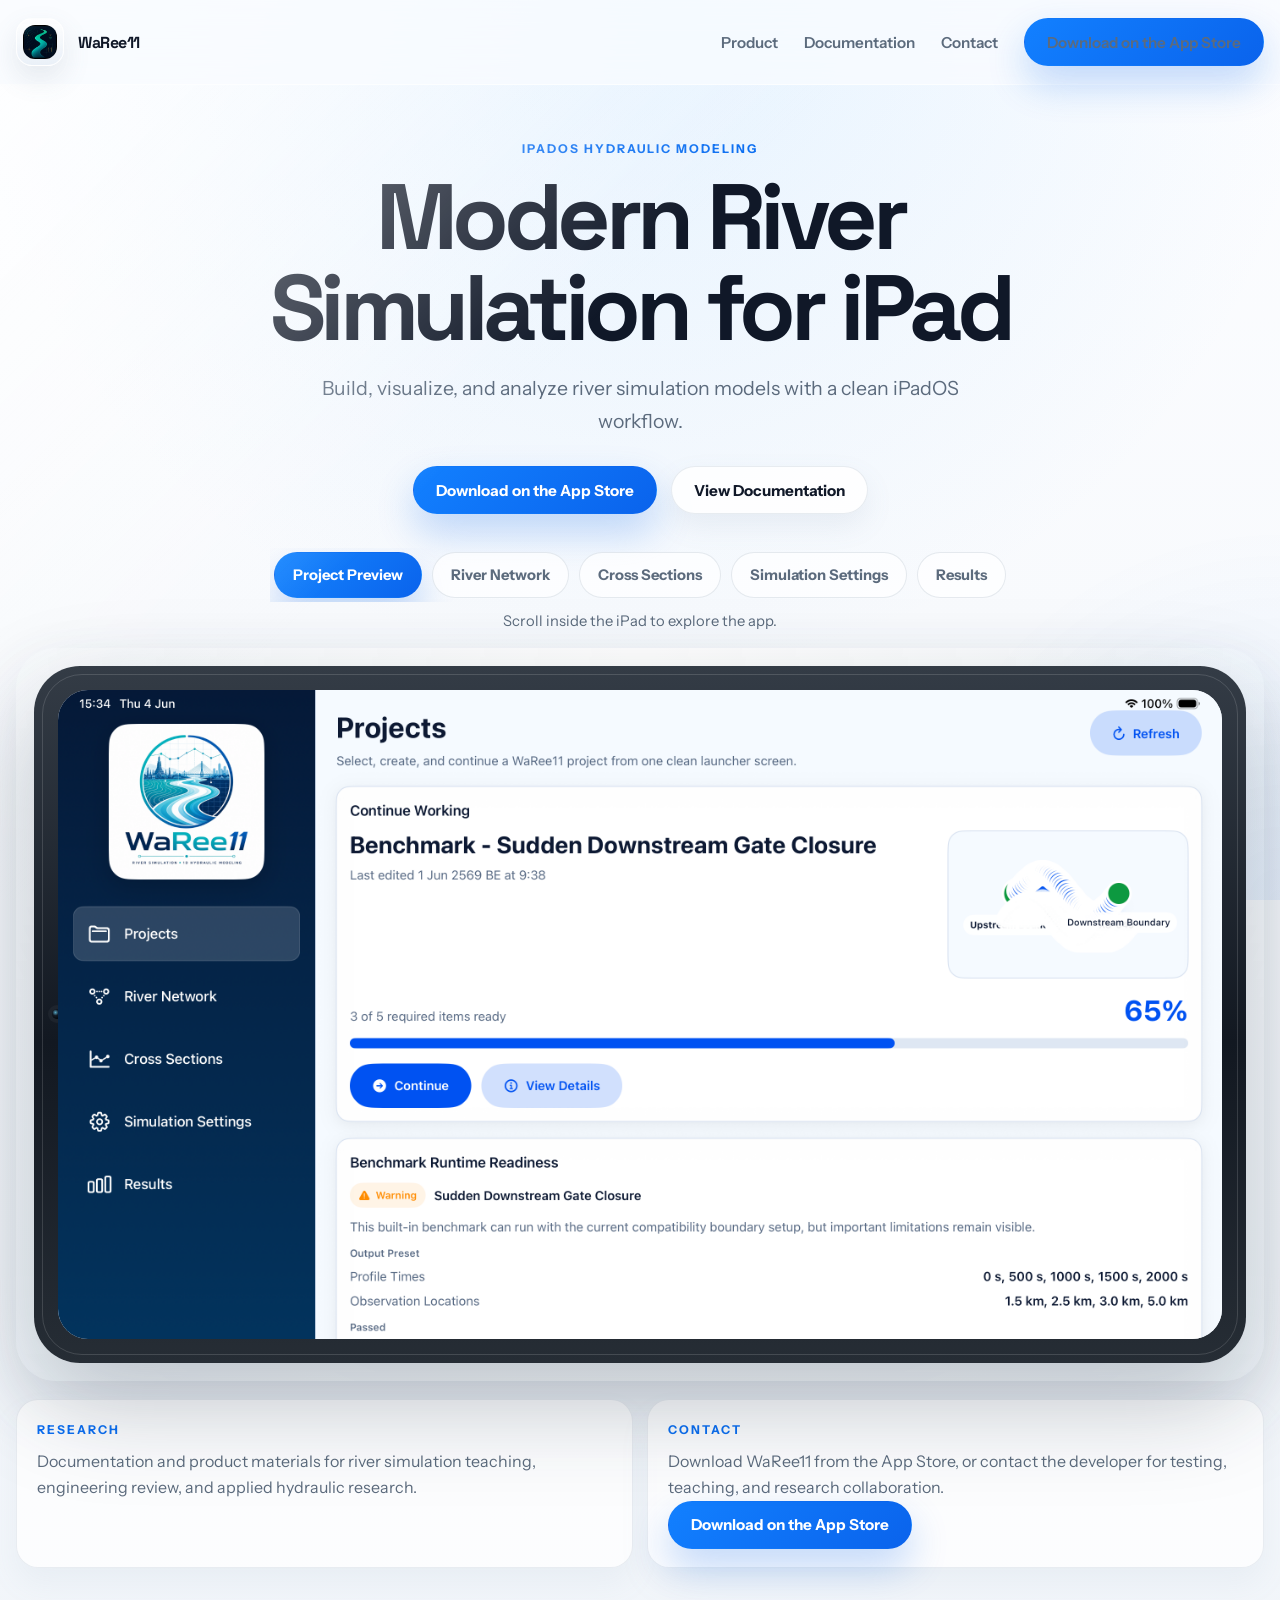
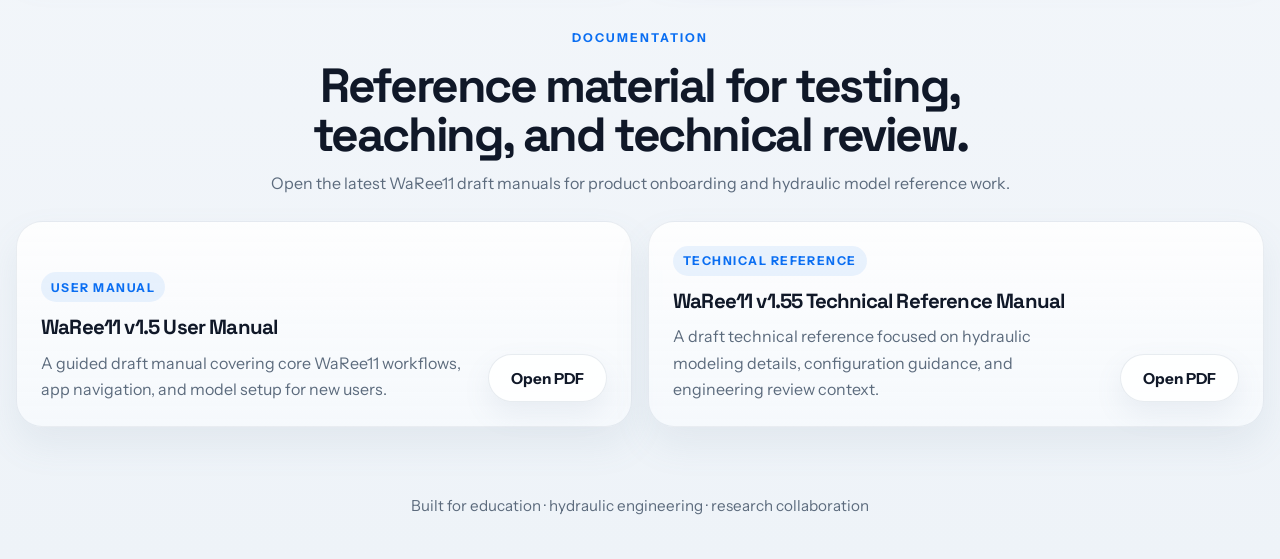
<file: index.html>
<!DOCTYPE html>
<html lang="en">
<head>
  <meta charset="UTF-8" />
  <meta name="viewport" content="width=device-width, initial-scale=1.0" />
  <title>WaRee11 | Modern River Simulation for iPad</title>
  <meta
    name="description"
    content="WaRee11 is an iPadOS hydraulic modeling experience for building, visualizing, and analyzing river simulation models."
  />
  <link rel="preconnect" href="https://fonts.googleapis.com" />
  <link rel="preconnect" href="https://fonts.gstatic.com" crossorigin />
  <link
    href="https://fonts.googleapis.com/css2?family=Instrument+Sans:wght@400;500;600;700&family=Space+Grotesk:wght@500;700&display=swap"
    rel="stylesheet"
  />
  <link rel="stylesheet" href="style.css" />
</head>
<body>
  <div class="page-shell">
    <header class="site-header">
      <div class="container header-inner">
        <a href="#top" class="brand" aria-label="WaRee11 home">
          <span class="brand-mark" aria-hidden="true">
            <img src="assets/app-icon.jpeg" alt="" class="brand-icon" />
          </span>
          <span class="brand-name">WaRee11</span>
        </a>

        <button
          class="nav-toggle"
          type="button"
          aria-expanded="false"
          aria-controls="site-nav"
          aria-label="Open navigation"
        >
          <span></span>
          <span></span>
          <span></span>
        </button>

        <nav id="site-nav" class="site-nav" aria-label="Main navigation">
          <a href="#product">Product</a>
          <a href="#documentation">Documentation</a>
          <a href="#contact">Contact</a>
          <a
            class="button button-primary nav-cta"
            href="https://apps.apple.com/us/app/waree11/id6771376904"
            target="_blank"
            rel="noopener"
          >
            Download on the App Store
          </a>
        </nav>
      </div>
    </header>

    <main id="top">
      <section id="product" class="hero">
        <div class="container hero-shell">
          <div class="hero-copy">
            <p class="hero-label">iPadOS Hydraulic Modeling</p>
            <h1>Modern River Simulation for iPad</h1>
            <p class="hero-subtitle">
              Build, visualize, and analyze river simulation models with a clean iPadOS workflow.
            </p>

            <div class="hero-actions">
              <a
                class="button button-primary"
                href="https://apps.apple.com/app/waree11/idXXXXXXXXXX"
                target="_blank"
                rel="noopener"
              >
                Download on the App Store
              </a>
              <a class="button button-secondary" href="#documentation">View Documentation</a>
            </div>
          </div>

          <div class="product-demo">
            <div class="demo-tabs-wrap">
              <div class="demo-tabs" role="tablist" aria-label="WaRee11 screenshots">
                <button
                  id="tab-project-preview"
                  class="demo-tab is-active"
                  type="button"
                  role="tab"
                  aria-selected="true"
                  aria-controls="panel-project-preview"
                  tabindex="0"
                  data-panel="project-preview"
                >
                  Project Preview
                </button>
                <button
                  id="tab-river-network"
                  class="demo-tab"
                  type="button"
                  role="tab"
                  aria-selected="false"
                  aria-controls="panel-river-network"
                  tabindex="-1"
                  data-panel="river-network"
                >
                  River Network
                </button>
                <button
                  id="tab-cross-sections"
                  class="demo-tab"
                  type="button"
                  role="tab"
                  aria-selected="false"
                  aria-controls="panel-cross-sections"
                  tabindex="-1"
                  data-panel="cross-sections"
                >
                  Cross Sections
                </button>
                <button
                  id="tab-simulation-settings"
                  class="demo-tab"
                  type="button"
                  role="tab"
                  aria-selected="false"
                  aria-controls="panel-simulation-settings"
                  tabindex="-1"
                  data-panel="simulation-settings"
                >
                  Simulation Settings
                </button>
                <button
                  id="tab-results"
                  class="demo-tab"
                  type="button"
                  role="tab"
                  aria-selected="false"
                  aria-controls="panel-results"
                  tabindex="-1"
                  data-panel="results"
                >
                  Results
                </button>
              </div>
              <p class="demo-hint">Scroll inside the iPad to explore the app.</p>
            </div>

            <div class="ipad-stage">
              <div class="ipad-device" aria-label="Interactive 13-inch iPad demo of WaRee11">
                <div class="ipad-camera" aria-hidden="true"></div>
                <div class="ipad-screen-frame">
                  <div class="ipad-screen-switcher" id="ipad-screen-switcher">
                    <section
                      id="panel-project-preview"
                      class="screen-panel is-active"
                      role="tabpanel"
                      aria-labelledby="tab-project-preview"
                      tabindex="0"
                    >
                      <div class="screen-scroll" data-scroll-panel="project-preview">
                        <img
                          src="assets/screens/project-preview.png"
                          alt="WaRee11 Project Preview screen"
                          class="screen-image"
                        />
                      </div>
                    </section>

                    <section
                      id="panel-river-network"
                      class="screen-panel"
                      role="tabpanel"
                      aria-labelledby="tab-river-network"
                      tabindex="0"
                      hidden
                    >
                      <div class="screen-scroll" data-scroll-panel="river-network">
                        <img
                          src="assets/screens/river-network.png"
                          alt="WaRee11 River Network screen"
                          class="screen-image"
                        />
                      </div>
                    </section>

                    <section
                      id="panel-cross-sections"
                      class="screen-panel"
                      role="tabpanel"
                      aria-labelledby="tab-cross-sections"
                      tabindex="0"
                      hidden
                    >
                      <div class="screen-scroll" data-scroll-panel="cross-sections">
                        <img
                          src="assets/screens/cross-sections.png"
                          alt="WaRee11 Cross Sections screen"
                          class="screen-image"
                        />
                      </div>
                    </section>

                    <section
                      id="panel-simulation-settings"
                      class="screen-panel"
                      role="tabpanel"
                      aria-labelledby="tab-simulation-settings"
                      tabindex="0"
                      hidden
                    >
                      <div class="screen-scroll" data-scroll-panel="simulation-settings">
                        <img
                          src="assets/screens/simulation-settings.png"
                          alt="WaRee11 Simulation Settings screen"
                          class="screen-image"
                        />
                      </div>
                    </section>

                    <section
                      id="panel-results"
                      class="screen-panel"
                      role="tabpanel"
                      aria-labelledby="tab-results"
                      tabindex="0"
                      hidden
                    >
                      <div class="screen-scroll" data-scroll-panel="results">
                        <img
                          src="assets/screens/results.png"
                          alt="WaRee11 Results screen"
                          class="screen-image"
                        />
                      </div>
                    </section>
                  </div>
                </div>
              </div>
            </div>

            <div class="info-strip">
              <div id="research" class="info-card">
                <span class="info-label">Research</span>
                <p>Documentation and product materials for river simulation teaching, engineering review, and applied hydraulic research.</p>
              </div>
              <div id="contact" class="info-card">
                <span class="info-label">Contact</span>
                <p>Download WaRee11 from the App Store, or contact the developer for testing, teaching, and research collaboration.</p>
                <a
                  class="button button-primary"
                  href="https://apps.apple.com/app/waree11/idXXXXXXXXXX"
                  target="_blank"
                  rel="noopener"
                >
                  Download on the App Store
                </a>
              </div>
            </div>
          </div>
        </div>
      </section>

      <section id="documentation" class="documentation-section">
        <div class="container">
          <div class="documentation-header">
            <p class="hero-label">Documentation</p>
            <h2>Reference material for testing, teaching, and technical review.</h2>
            <p class="documentation-copy">
              Open the latest WaRee11 draft manuals for product onboarding and hydraulic model reference work.
            </p>
          </div>

          <div class="documentation-grid">
            <article class="doc-card">
              <div class="doc-card-copy">
                <span class="doc-kicker">User Manual</span>
                <h3>WaRee11 v1.5 User Manual</h3>
                <p>
                  A guided draft manual covering core WaRee11 workflows, app navigation, and model setup for new users.
                </p>
              </div>
              <a
                class="button button-secondary doc-button"
                href="assets/docs/WaRee11_v1_5_User_Manual_Draft.pdf"
                target="_blank"
                rel="noopener"
              >
                Open PDF
              </a>
            </article>

            <article class="doc-card">
              <div class="doc-card-copy">
                <span class="doc-kicker">Technical Reference</span>
                <h3>WaRee11 v1.55 Technical Reference Manual</h3>
                <p>
                  A draft technical reference focused on hydraulic modeling details, configuration guidance, and engineering review context.
                </p>
              </div>
              <a
                class="button button-secondary doc-button"
                href="assets/docs/WaRee11_v1_55_Reference_Draft.pdf"
                target="_blank"
                rel="noopener"
              >
                Open PDF
              </a>
            </article>
          </div>
        </div>
      </section>
    </main>

    <footer class="site-footer">
      <div class="container footer-inner">
        <p>Built for education · hydraulic engineering · research collaboration</p>
      </div>
    </footer>
  </div>

  <script src="script.js"></script>
</body>
</html>
</file>
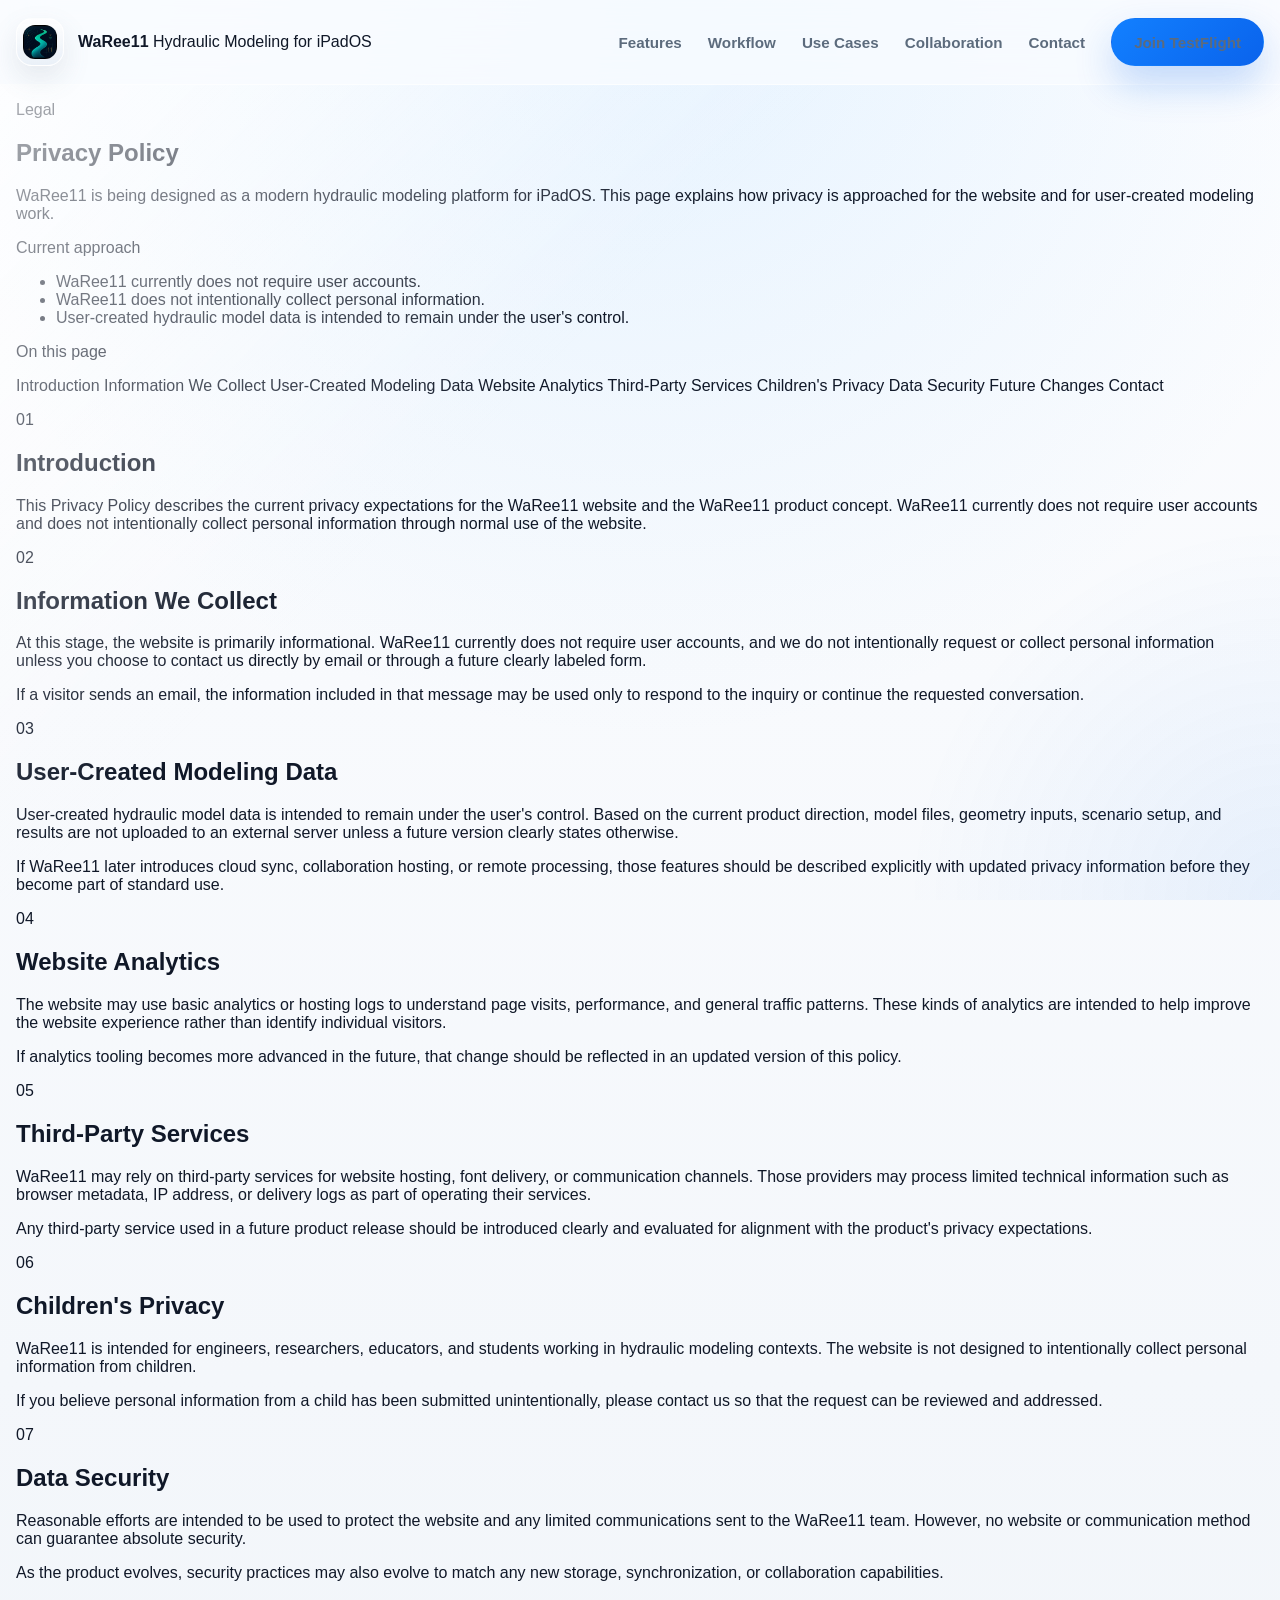
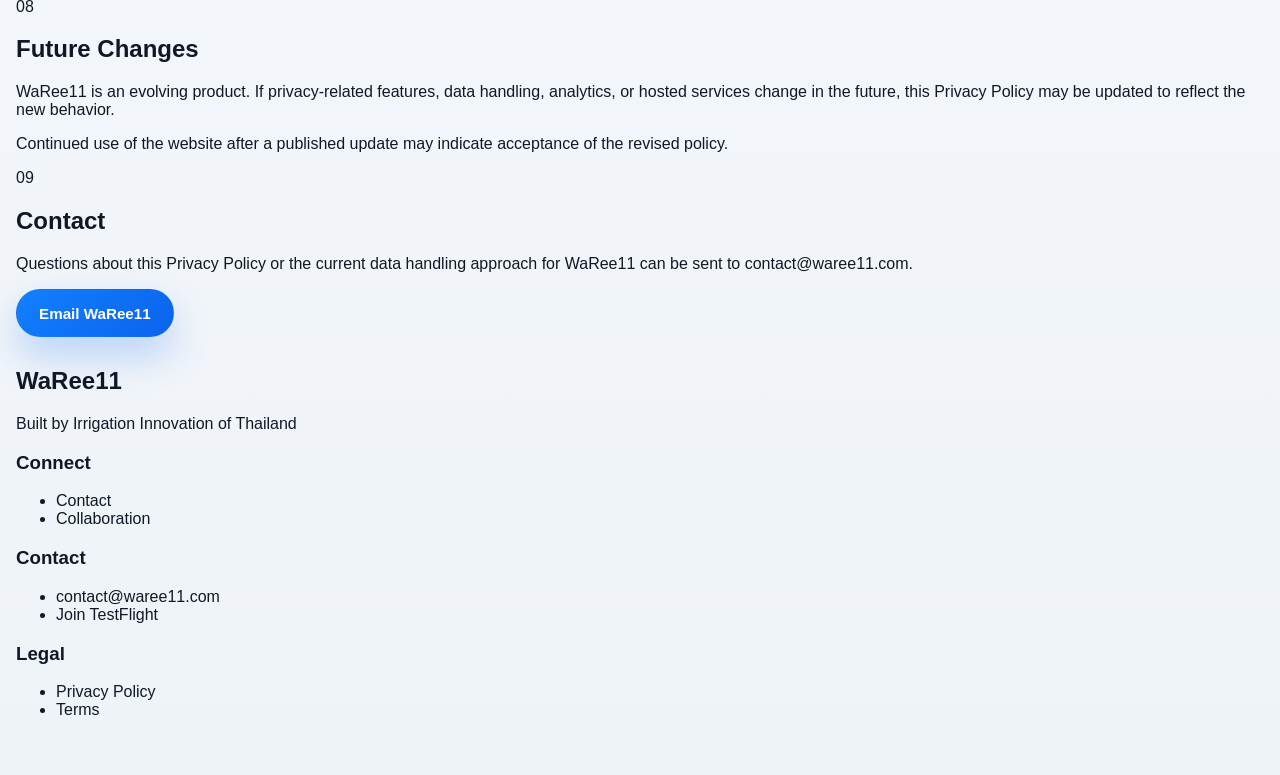
<file: privacy.html>
<!DOCTYPE html>
<html lang="en">
<head>
  <meta charset="UTF-8" />
  <meta name="viewport" content="width=device-width, initial-scale=1.0" />
  <title>WaRee11 | Privacy Policy</title>
  <meta
    name="description"
    content="Privacy Policy for WaRee11, the iPadOS hydraulic modeling platform for river simulation and engineering workflows."
  />
  <link rel="preconnect" href="https://fonts.googleapis.com" />
  <link rel="preconnect" href="https://fonts.gstatic.com" crossorigin />
  <link
    href="https://fonts.googleapis.com/css2?family=Manrope:wght@400;500;600;700;800&family=Sora:wght@500;600;700&display=swap"
    rel="stylesheet"
  />
  <link rel="stylesheet" href="style.css" />
</head>
<body>
  <div class="page-shell">
    <header class="site-header">
      <div class="container header-inner">
        <a href="index.html#top" class="brand" aria-label="WaRee11 home">
          <span class="brand-mark" aria-hidden="true">
            <img src="assets/app-icon.jpeg" alt="" class="brand-icon" />
          </span>
          <span class="brand-copy">
            <strong>WaRee11</strong>
            <span>Hydraulic Modeling for iPadOS</span>
          </span>
        </a>

        <button
          class="nav-toggle"
          type="button"
          aria-expanded="false"
          aria-controls="site-nav"
          aria-label="Open navigation"
        >
          <span></span>
          <span></span>
          <span></span>
        </button>

        <nav id="site-nav" class="site-nav" aria-label="Main navigation">
          <a href="index.html#features">Features</a>
          <a href="index.html#workflow">Workflow</a>
          <a href="index.html#use-cases">Use Cases</a>
          <a href="index.html#collaboration">Collaboration</a>
          <a href="index.html#contact">Contact</a>
          <a class="button button-primary nav-cta" href="index.html#contact">Join TestFlight</a>
        </nav>
      </div>
    </header>

    <main class="privacy-page" id="top">
      <section class="privacy-hero">
        <div class="container privacy-hero-grid">
          <div class="privacy-hero-copy">
            <p class="eyebrow">Legal</p>
            <h1>Privacy Policy</h1>
            <p class="privacy-lead">
              WaRee11 is being designed as a modern hydraulic modeling platform for iPadOS. This
              page explains how privacy is approached for the website and for user-created modeling work.
            </p>
          </div>

          <aside class="privacy-summary" aria-label="Privacy highlights">
            <p class="privacy-summary-kicker">Current approach</p>
            <ul>
              <li>WaRee11 currently does not require user accounts.</li>
              <li>WaRee11 does not intentionally collect personal information.</li>
              <li>User-created hydraulic model data is intended to remain under the user&apos;s control.</li>
            </ul>
          </aside>
        </div>
      </section>

      <section class="privacy-content section-pad">
        <div class="container privacy-layout">
          <aside class="privacy-nav" aria-label="Privacy sections">
            <div class="privacy-nav-card">
              <p class="privacy-nav-title">On this page</p>
              <a href="#introduction">Introduction</a>
              <a href="#information-we-collect">Information We Collect</a>
              <a href="#user-created-modeling-data">User-Created Modeling Data</a>
              <a href="#website-analytics">Website Analytics</a>
              <a href="#third-party-services">Third-Party Services</a>
              <a href="#childrens-privacy">Children&apos;s Privacy</a>
              <a href="#data-security">Data Security</a>
              <a href="#future-changes">Future Changes</a>
              <a href="#contact">Contact</a>
            </div>
          </aside>

          <div class="privacy-sections">
            <section id="introduction" class="privacy-card">
              <p class="card-kicker">01</p>
              <h2>Introduction</h2>
              <p>
                This Privacy Policy describes the current privacy expectations for the WaRee11 website
                and the WaRee11 product concept. WaRee11 currently does not require user accounts and
                does not intentionally collect personal information through normal use of the website.
              </p>
            </section>

            <section id="information-we-collect" class="privacy-card">
              <p class="card-kicker">02</p>
              <h2>Information We Collect</h2>
              <p>
                At this stage, the website is primarily informational. WaRee11 currently does not
                require user accounts, and we do not intentionally request or collect personal
                information unless you choose to contact us directly by email or through a future
                clearly labeled form.
              </p>
              <p>
                If a visitor sends an email, the information included in that message may be used only
                to respond to the inquiry or continue the requested conversation.
              </p>
            </section>

            <section id="user-created-modeling-data" class="privacy-card">
              <p class="card-kicker">03</p>
              <h2>User-Created Modeling Data</h2>
              <p>
                User-created hydraulic model data is intended to remain under the user&apos;s control.
                Based on the current product direction, model files, geometry inputs, scenario setup,
                and results are not uploaded to an external server unless a future version clearly
                states otherwise.
              </p>
              <p>
                If WaRee11 later introduces cloud sync, collaboration hosting, or remote processing,
                those features should be described explicitly with updated privacy information before
                they become part of standard use.
              </p>
            </section>

            <section id="website-analytics" class="privacy-card">
              <p class="card-kicker">04</p>
              <h2>Website Analytics</h2>
              <p>
                The website may use basic analytics or hosting logs to understand page visits,
                performance, and general traffic patterns. These kinds of analytics are intended to
                help improve the website experience rather than identify individual visitors.
              </p>
              <p>
                If analytics tooling becomes more advanced in the future, that change should be
                reflected in an updated version of this policy.
              </p>
            </section>

            <section id="third-party-services" class="privacy-card">
              <p class="card-kicker">05</p>
              <h2>Third-Party Services</h2>
              <p>
                WaRee11 may rely on third-party services for website hosting, font delivery, or
                communication channels. Those providers may process limited technical information such
                as browser metadata, IP address, or delivery logs as part of operating their services.
              </p>
              <p>
                Any third-party service used in a future product release should be introduced clearly
                and evaluated for alignment with the product&apos;s privacy expectations.
              </p>
            </section>

            <section id="childrens-privacy" class="privacy-card">
              <p class="card-kicker">06</p>
              <h2>Children&apos;s Privacy</h2>
              <p>
                WaRee11 is intended for engineers, researchers, educators, and students working in
                hydraulic modeling contexts. The website is not designed to intentionally collect
                personal information from children.
              </p>
              <p>
                If you believe personal information from a child has been submitted unintentionally,
                please contact us so that the request can be reviewed and addressed.
              </p>
            </section>

            <section id="data-security" class="privacy-card">
              <p class="card-kicker">07</p>
              <h2>Data Security</h2>
              <p>
                Reasonable efforts are intended to be used to protect the website and any limited
                communications sent to the WaRee11 team. However, no website or communication method
                can guarantee absolute security.
              </p>
              <p>
                As the product evolves, security practices may also evolve to match any new storage,
                synchronization, or collaboration capabilities.
              </p>
            </section>

            <section id="future-changes" class="privacy-card">
              <p class="card-kicker">08</p>
              <h2>Future Changes</h2>
              <p>
                WaRee11 is an evolving product. If privacy-related features, data handling, analytics,
                or hosted services change in the future, this Privacy Policy may be updated to reflect
                the new behavior.
              </p>
              <p>
                Continued use of the website after a published update may indicate acceptance of the
                revised policy.
              </p>
            </section>

            <section id="contact" class="privacy-card privacy-card-contact">
              <p class="card-kicker">09</p>
              <h2>Contact</h2>
              <p>
                Questions about this Privacy Policy or the current data handling approach for WaRee11
                can be sent to <a href="mailto:contact@waree11.com">contact@waree11.com</a>.
              </p>
              <a class="button button-primary" href="mailto:contact@waree11.com">Email WaRee11</a>
            </section>
          </div>
        </div>
      </section>
    </main>

    <footer class="site-footer">
      <div class="container footer-grid">
        <div>
          <h2>WaRee11</h2>
          <p>Built by Irrigation Innovation of Thailand</p>
        </div>
        <div>
          <h3>Connect</h3>
          <ul>
            <li><a href="index.html#contact">Contact</a></li>
            <li><a href="index.html#collaboration">Collaboration</a></li>
          </ul>
        </div>
        <div>
          <h3>Contact</h3>
          <ul>
            <li><a href="mailto:contact@waree11.com">contact@waree11.com</a></li>
            <li><a href="index.html#contact">Join TestFlight</a></li>
          </ul>
        </div>
        <div>
          <h3>Legal</h3>
          <ul>
            <li><a href="privacy.html" aria-current="page">Privacy Policy</a></li>
            <li><a href="#">Terms</a></li>
          </ul>
        </div>
      </div>
    </footer>
  </div>

  <script src="script.js"></script>
</body>
</html>
</file>
<file: style.css>
:root {
  --bg: #f4f7fb;
  --surface: rgba(255, 255, 255, 0.78);
  --surface-strong: #ffffff;
  --line: rgba(129, 149, 172, 0.2);
  --line-strong: rgba(129, 149, 172, 0.34);
  --text: #101828;
  --text-soft: #5c6b7d;
  --blue: #0a6ef2;
  --navy: #0e1824;
  --shadow-soft: 0 24px 60px rgba(80, 104, 130, 0.12);
  --shadow-device: 0 38px 100px rgba(33, 45, 61, 0.26);
  --container: min(1380px, calc(100% - 32px));
}

*,
*::before,
*::after {
  box-sizing: border-box;
}

html {
  scroll-behavior: smooth;
}

body {
  margin: 0;
  font-family: "Instrument Sans", "Segoe UI", sans-serif;
  color: var(--text);
  background:
    radial-gradient(circle at top center, rgba(134, 200, 255, 0.18), transparent 30%),
    linear-gradient(180deg, #fcfdff 0%, #f4f7fb 58%, #eef3f8 100%);
}

body::before {
  content: "";
  position: fixed;
  inset: 0;
  pointer-events: none;
  background:
    linear-gradient(135deg, rgba(255, 255, 255, 0.72), transparent 42%),
    radial-gradient(circle at bottom right, rgba(10, 110, 242, 0.07), transparent 24%);
}

img {
  display: block;
  max-width: 100%;
}

a {
  color: inherit;
  text-decoration: none;
}

button {
  font: inherit;
}

.page-shell {
  min-height: 100vh;
  overflow: clip;
}

.container {
  width: var(--container);
  margin: 0 auto;
}

.site-header {
  position: sticky;
  top: 0;
  z-index: 20;
  backdrop-filter: blur(18px);
  background: rgba(248, 251, 255, 0.74);
  border-bottom: 1px solid rgba(255, 255, 255, 0.64);
}

.header-inner {
  display: flex;
  align-items: center;
  justify-content: space-between;
  gap: 24px;
  min-height: 84px;
}

.brand {
  display: inline-flex;
  align-items: center;
  gap: 14px;
}

.brand-mark {
  width: 48px;
  height: 48px;
  display: grid;
  place-items: center;
  border-radius: 16px;
  background: linear-gradient(180deg, rgba(255, 255, 255, 0.96), rgba(232, 239, 247, 0.94));
  border: 1px solid rgba(255, 255, 255, 0.86);
  box-shadow: 0 12px 28px rgba(91, 113, 138, 0.14);
}

.brand-icon {
  width: 34px;
  height: 34px;
  border-radius: 12px;
  object-fit: cover;
}

.brand-name,
.hero h1 {
  font-family: "Space Grotesk", "Segoe UI", sans-serif;
}

.brand-name {
  font-size: 1rem;
  font-weight: 700;
  letter-spacing: -0.03em;
}

.site-nav {
  display: flex;
  align-items: center;
  gap: 26px;
}

.site-nav a {
  color: var(--text-soft);
  font-size: 0.95rem;
  font-weight: 600;
}

.site-nav a:hover,
.site-nav a:focus-visible {
  color: var(--text);
}

.nav-toggle {
  display: none;
  width: 52px;
  height: 52px;
  padding: 0;
  border: 1px solid var(--line);
  border-radius: 18px;
  background: rgba(255, 255, 255, 0.82);
  align-items: center;
  justify-content: center;
  flex-direction: column;
  gap: 5px;
}

.nav-toggle span {
  width: 18px;
  height: 2px;
  border-radius: 999px;
  background: var(--navy);
}

.button {
  display: inline-flex;
  align-items: center;
  justify-content: center;
  min-height: 48px;
  padding: 0 22px;
  border: 1px solid transparent;
  border-radius: 999px;
  font-size: 0.95rem;
  font-weight: 700;
  transition: transform 180ms ease, box-shadow 180ms ease, background-color 180ms ease;
}

.button:hover,
.button:focus-visible,
.demo-tab:hover,
.demo-tab:focus-visible {
  transform: translateY(-1px);
}

.button-primary {
  color: #ffffff;
  background: linear-gradient(135deg, #1280ff, #0a63ec);
  box-shadow: 0 18px 38px rgba(10, 99, 236, 0.24);
}

.button-secondary {
  color: var(--text);
  background: rgba(255, 255, 255, 0.84);
  border-color: rgba(129, 149, 172, 0.18);
  box-shadow: 0 12px 28px rgba(103, 129, 160, 0.1);
}

.hero {
  padding: 56px 0 44px;
}

.hero-shell {
  display: grid;
  gap: 34px;
}

.hero-copy {
  max-width: 780px;
  margin: 0 auto;
  text-align: center;
}

.hero-label,
.info-label {
  margin: 0;
  color: var(--blue);
  font-size: 0.76rem;
  font-weight: 700;
  letter-spacing: 0.16em;
  text-transform: uppercase;
}

.hero h1 {
  margin: 16px 0 0;
  font-size: clamp(3.1rem, 8vw, 5.8rem);
  line-height: 0.98;
  letter-spacing: -0.06em;
}

.hero-subtitle {
  max-width: 720px;
  margin: 18px auto 0;
  color: var(--text-soft);
  font-size: clamp(1rem, 2vw, 1.22rem);
  line-height: 1.7;
}

.hero-actions {
  display: flex;
  justify-content: center;
  gap: 14px;
  margin-top: 28px;
  flex-wrap: wrap;
}

.product-demo {
  display: grid;
  gap: 18px;
}

.demo-tabs-wrap {
  display: grid;
  justify-items: center;
  gap: 10px;
}

.demo-tabs {
  display: flex;
  gap: 10px;
  max-width: 100%;
  overflow-x: auto;
  padding: 4px;
  scrollbar-width: none;
}

.demo-tabs::-webkit-scrollbar,
.screen-scroll::-webkit-scrollbar {
  display: none;
}

.demo-tab {
  flex: 0 0 auto;
  min-height: 46px;
  padding: 0 18px;
  border: 1px solid rgba(129, 149, 172, 0.2);
  border-radius: 999px;
  background: rgba(255, 255, 255, 0.7);
  color: var(--text-soft);
  font-size: 0.92rem;
  font-weight: 700;
  cursor: pointer;
  transition: color 180ms ease, border-color 180ms ease, background-color 180ms ease, box-shadow 180ms ease, transform 180ms ease;
}

.demo-tab.is-active {
  color: #ffffff;
  background: linear-gradient(135deg, #1686ff, #0a63ec);
  border-color: transparent;
  box-shadow: 0 18px 34px rgba(10, 99, 236, 0.24);
}

.demo-hint {
  margin: 0;
  color: var(--text-soft);
  font-size: 0.92rem;
}

.ipad-stage {
  padding: 18px;
  border-radius: 40px;
  background:
    radial-gradient(circle at top, rgba(255, 255, 255, 0.94), rgba(239, 245, 250, 0.78)),
    linear-gradient(180deg, rgba(255, 255, 255, 0.56), rgba(236, 242, 248, 0.72));
  box-shadow: var(--shadow-soft);
}

.ipad-device {
  position: relative;
  width: min(100%, 1240px);
  aspect-ratio: 1.74 / 1;
  margin: 0 auto;
  padding: clamp(14px, 2vw, 24px);
  border-radius: 46px;
  background: linear-gradient(180deg, #343c46, #121821 54%, #262d35 100%);
  box-shadow: var(--shadow-device);
}

.ipad-device::before {
  content: "";
  position: absolute;
  inset: 8px;
  border-radius: 40px;
  border: 1px solid rgba(255, 255, 255, 0.14);
  pointer-events: none;
}

.ipad-camera {
  position: absolute;
  top: 50%;
  left: 18px;
  width: 10px;
  height: 10px;
  border-radius: 50%;
  transform: translateY(-50%);
  background: radial-gradient(circle at 35% 35%, rgba(111, 218, 255, 0.72), rgba(11, 22, 34, 0.24) 34%, #04080c 70%);
  box-shadow: 0 0 0 4px rgba(255, 255, 255, 0.04);
}

.ipad-screen-frame {
  height: 100%;
  overflow: hidden;
  border-radius: 30px;
  background: #edf2f7;
}

.ipad-screen-switcher {
  position: relative;
  height: 100%;
}

.ipad-screen-switcher.is-switching {
  animation: screenFade 320ms ease;
}

.screen-panel {
  display: none;
  height: 100%;
}

.screen-panel.is-active {
  display: block;
}

.screen-scroll {
  height: 100%;
  overflow-y: auto;
  overscroll-behavior: contain;
  scrollbar-width: none;
  background: #f2f5f9;
}

.screen-image {
  width: 100%;
  height: auto;
}

.info-strip {
  display: grid;
  grid-template-columns: repeat(2, minmax(0, 1fr));
  gap: 14px;
}

.info-card {
  padding: 18px 20px;
  border-radius: 22px;
  border: 1px solid rgba(129, 149, 172, 0.16);
  background: rgba(255, 255, 255, 0.72);
  box-shadow: 0 16px 30px rgba(125, 148, 173, 0.08);
}

.info-card p,
.footer-inner p,
.documentation-copy,
.doc-card p {
  margin: 10px 0 0;
  color: var(--text-soft);
  line-height: 1.65;
}

.documentation-section {
  padding: 18px 0 56px;
}

.documentation-header {
  max-width: 760px;
  margin: 0 auto 24px;
  text-align: center;
}

.documentation-header h2,
.doc-card h3 {
  font-family: "Space Grotesk", "Segoe UI", sans-serif;
}

.documentation-header h2 {
  margin: 16px 0 0;
  font-size: clamp(2rem, 4vw, 3rem);
  line-height: 1.04;
  letter-spacing: -0.05em;
}

.documentation-grid {
  display: grid;
  grid-template-columns: repeat(2, minmax(0, 1fr));
  gap: 16px;
}

.doc-card {
  display: flex;
  align-items: flex-end;
  justify-content: space-between;
  gap: 20px;
  padding: 24px;
  border-radius: 26px;
  border: 1px solid rgba(129, 149, 172, 0.16);
  background:
    linear-gradient(180deg, rgba(255, 255, 255, 0.84), rgba(247, 250, 253, 0.78));
  box-shadow: 0 18px 36px rgba(112, 134, 158, 0.1);
}

.doc-card-copy {
  max-width: 34rem;
}

.doc-kicker {
  display: inline-flex;
  align-items: center;
  min-height: 30px;
  padding: 0 10px;
  border-radius: 999px;
  background: rgba(10, 110, 242, 0.08);
  color: var(--blue);
  font-size: 0.76rem;
  font-weight: 700;
  letter-spacing: 0.12em;
  text-transform: uppercase;
}

.doc-card h3 {
  margin: 14px 0 0;
  font-size: 1.28rem;
  line-height: 1.15;
  letter-spacing: -0.04em;
}

.doc-button {
  flex: 0 0 auto;
}

.site-footer {
  padding: 10px 0 40px;
}

.footer-inner {
  text-align: center;
}

.footer-inner p {
  margin: 0;
  font-size: 0.95rem;
}

@keyframes screenFade {
  0% {
    opacity: 0.2;
    transform: translateY(8px);
  }
  100% {
    opacity: 1;
    transform: translateY(0);
  }
}

@media (max-width: 900px) {
  .site-nav {
    position: absolute;
    top: calc(100% + 10px);
    right: 16px;
    left: 16px;
    display: none;
    flex-direction: column;
    align-items: stretch;
    gap: 12px;
    padding: 18px;
    border: 1px solid rgba(129, 149, 172, 0.16);
    border-radius: 24px;
    background: rgba(255, 255, 255, 0.96);
    box-shadow: 0 22px 48px rgba(96, 121, 151, 0.16);
  }

  .site-nav.is-open {
    display: flex;
  }

  .nav-toggle {
    display: inline-flex;
  }

  .ipad-device {
    min-height: 560px;
  }

  .info-strip {
    grid-template-columns: 1fr;
  }

  .documentation-grid {
    grid-template-columns: 1fr;
  }

  .doc-card {
    flex-direction: column;
    align-items: flex-start;
  }
}

@media (max-width: 640px) {
  .header-inner {
    min-height: 76px;
  }

  .hero {
    padding-top: 34px;
  }

  .hero h1 {
    font-size: clamp(2.4rem, 12vw, 3.8rem);
  }

  .hero-subtitle {
    font-size: 1rem;
  }

  .ipad-stage {
    padding: 10px;
    border-radius: 28px;
  }

  .ipad-device {
    padding: 10px;
    min-height: 460px;
    border-radius: 28px;
  }

  .ipad-device::before {
    inset: 5px;
    border-radius: 24px;
  }

  .ipad-camera {
    top: 12px;
    left: 50%;
    transform: translateX(-50%);
  }

  .ipad-screen-frame {
    border-radius: 20px;
  }

  .demo-tabs-wrap {
    justify-items: stretch;
  }

  .demo-tabs {
    padding-bottom: 6px;
  }

  .demo-hint {
    text-align: center;
    font-size: 0.88rem;
  }
}

@media (prefers-reduced-motion: reduce) {
  html {
    scroll-behavior: auto;
  }

  *,
  *::before,
  *::after {
    animation: none !important;
    transition: none !important;
  }
}
</file>
